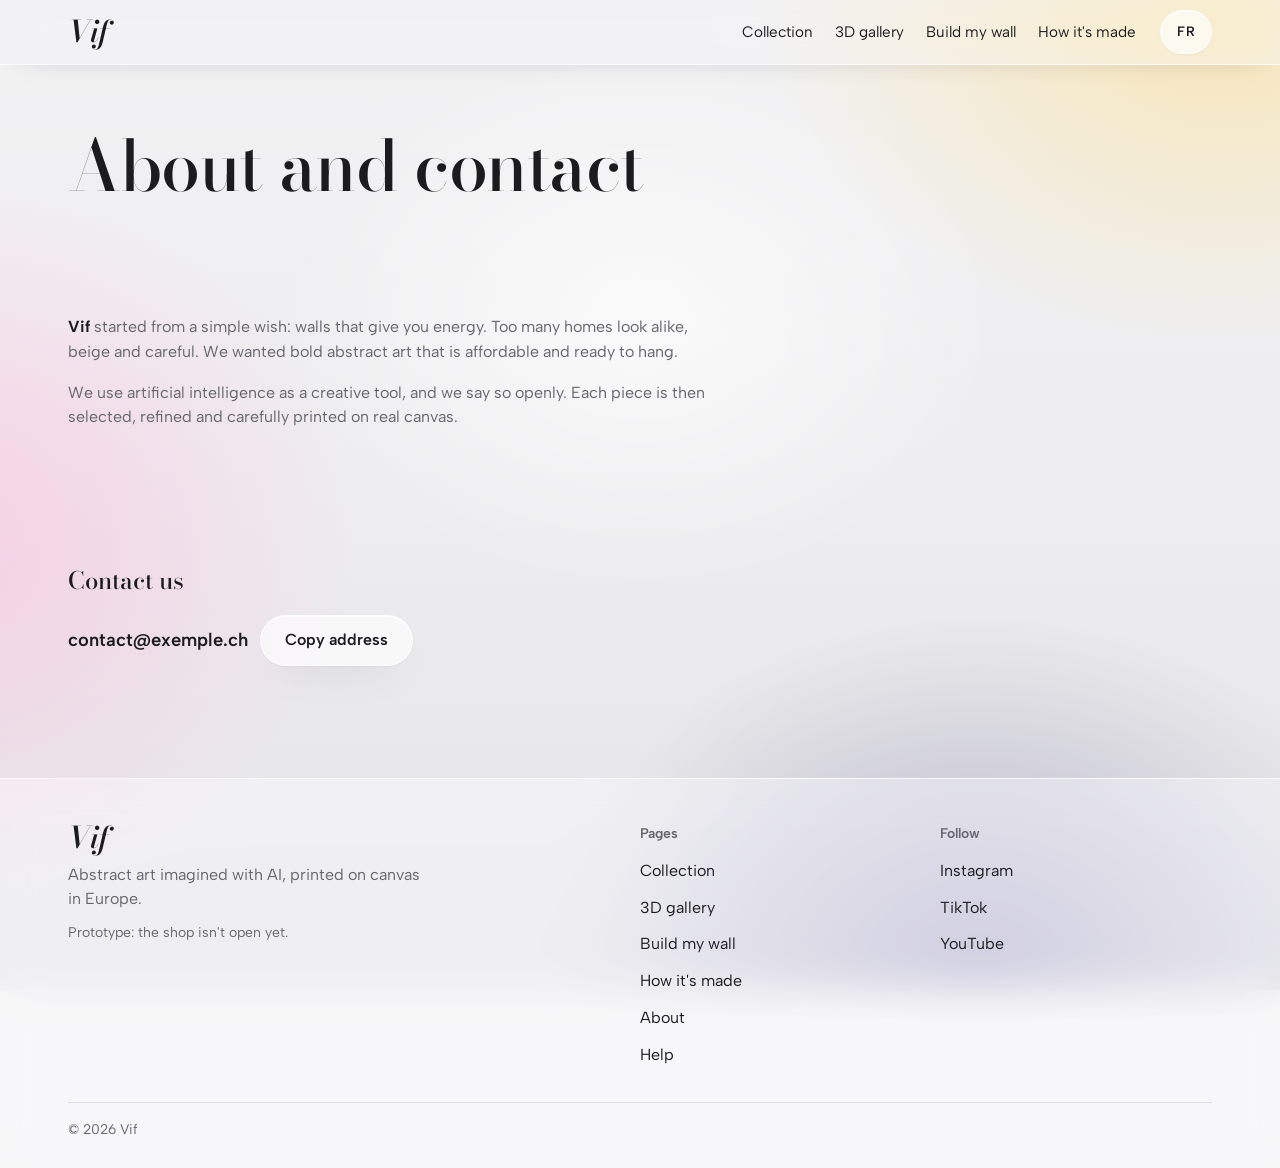
<file: apropos.html>
<!doctype html>
<html lang="fr">
<head>
  <meta charset="utf-8">
  <meta name="viewport" content="width=device-width, initial-scale=1, viewport-fit=cover">
  <title>À propos | Vif</title>
  <meta name="description" content="Toiles abstraites colorées imaginées avec l'IA, imprimées en qualité galerie et livrées en Europe.">
  <meta name="theme-color" content="#F4F4F2">
  <link rel="icon" href="data:image/svg+xml,%3Csvg xmlns='http://www.w3.org/2000/svg' viewBox='0 0 32 32'%3E%3Crect width='32' height='32' fill='%23EDEDEB'/%3E%3Ccircle cx='20' cy='12' r='7' fill='%23FF5A36'/%3E%3Cpath d='M4 30a10 10 0 0 1 20 0z' fill='%23FFC93C'/%3E%3C/svg%3E">
  <link rel="preconnect" href="https://fonts.googleapis.com">
  <link rel="preconnect" href="https://fonts.gstatic.com" crossorigin>
  <link rel="stylesheet" href="https://fonts.googleapis.com/css2?family=Albert+Sans:wght@400;500;600&family=Bodoni+Moda:ital,opsz,wght@0,6..96,500;0,6..96,600;1,6..96,500;1,6..96,600&display=swap">
  <link rel="stylesheet" href="css/style.css">
  <!-- Three.js (3D) chargé depuis un CDN -->
  <script type="importmap">{"imports": {"three": "https://cdn.jsdelivr.net/npm/three@0.169.0/build/three.module.js", "three/addons/": "https://cdn.jsdelivr.net/npm/three@0.169.0/examples/jsm/"}}</script>
</head>
<body data-page="about" data-title="title.about">
  <header id="site-header"></header>
  <main>
    <section class="wrap page-head">
      <h1 data-i18n="title.about">À propos et contact</h1>
    </section>

    <section class="wrap prose" data-lang="fr">
      <p><strong data-brand>Vif</strong> est née d'une envie simple : des murs qui donnent de l'énergie. Trop d'intérieurs se ressemblent, beiges et sages. Nous voulions de l'art abstrait audacieux, accessible et prêt à accrocher.</p>
      <p>Nous utilisons l'intelligence artificielle comme un outil de création, et nous le disons ouvertement. Chaque œuvre est ensuite choisie, retravaillée et imprimée avec soin sur une vraie toile.</p>
    </section>

    <section class="wrap prose" data-lang="en" hidden>
      <p><strong data-brand>Vif</strong> started from a simple wish: walls that give you energy. Too many homes look alike, beige and careful. We wanted bold abstract art that is affordable and ready to hang.</p>
      <p>We use artificial intelligence as a creative tool, and we say so openly. Each piece is then selected, refined and carefully printed on real canvas.</p>
    </section>

    <section class="wrap prose">
      <h2><span data-lang="fr">Nous écrire</span><span data-lang="en" hidden>Contact us</span></h2>
      <div class="contact">
        <code data-email>contact@exemple.ch</code>
        <button class="btn ghost" type="button" id="copy-email"><span data-lang="fr">Copier l'adresse</span><span data-lang="en" hidden>Copy address</span></button>
      </div>
    </section>
  </main>
  <footer id="site-footer"></footer>
  <script type="module" src="js/pages/static.js"></script>
</body>
</html>
</file>
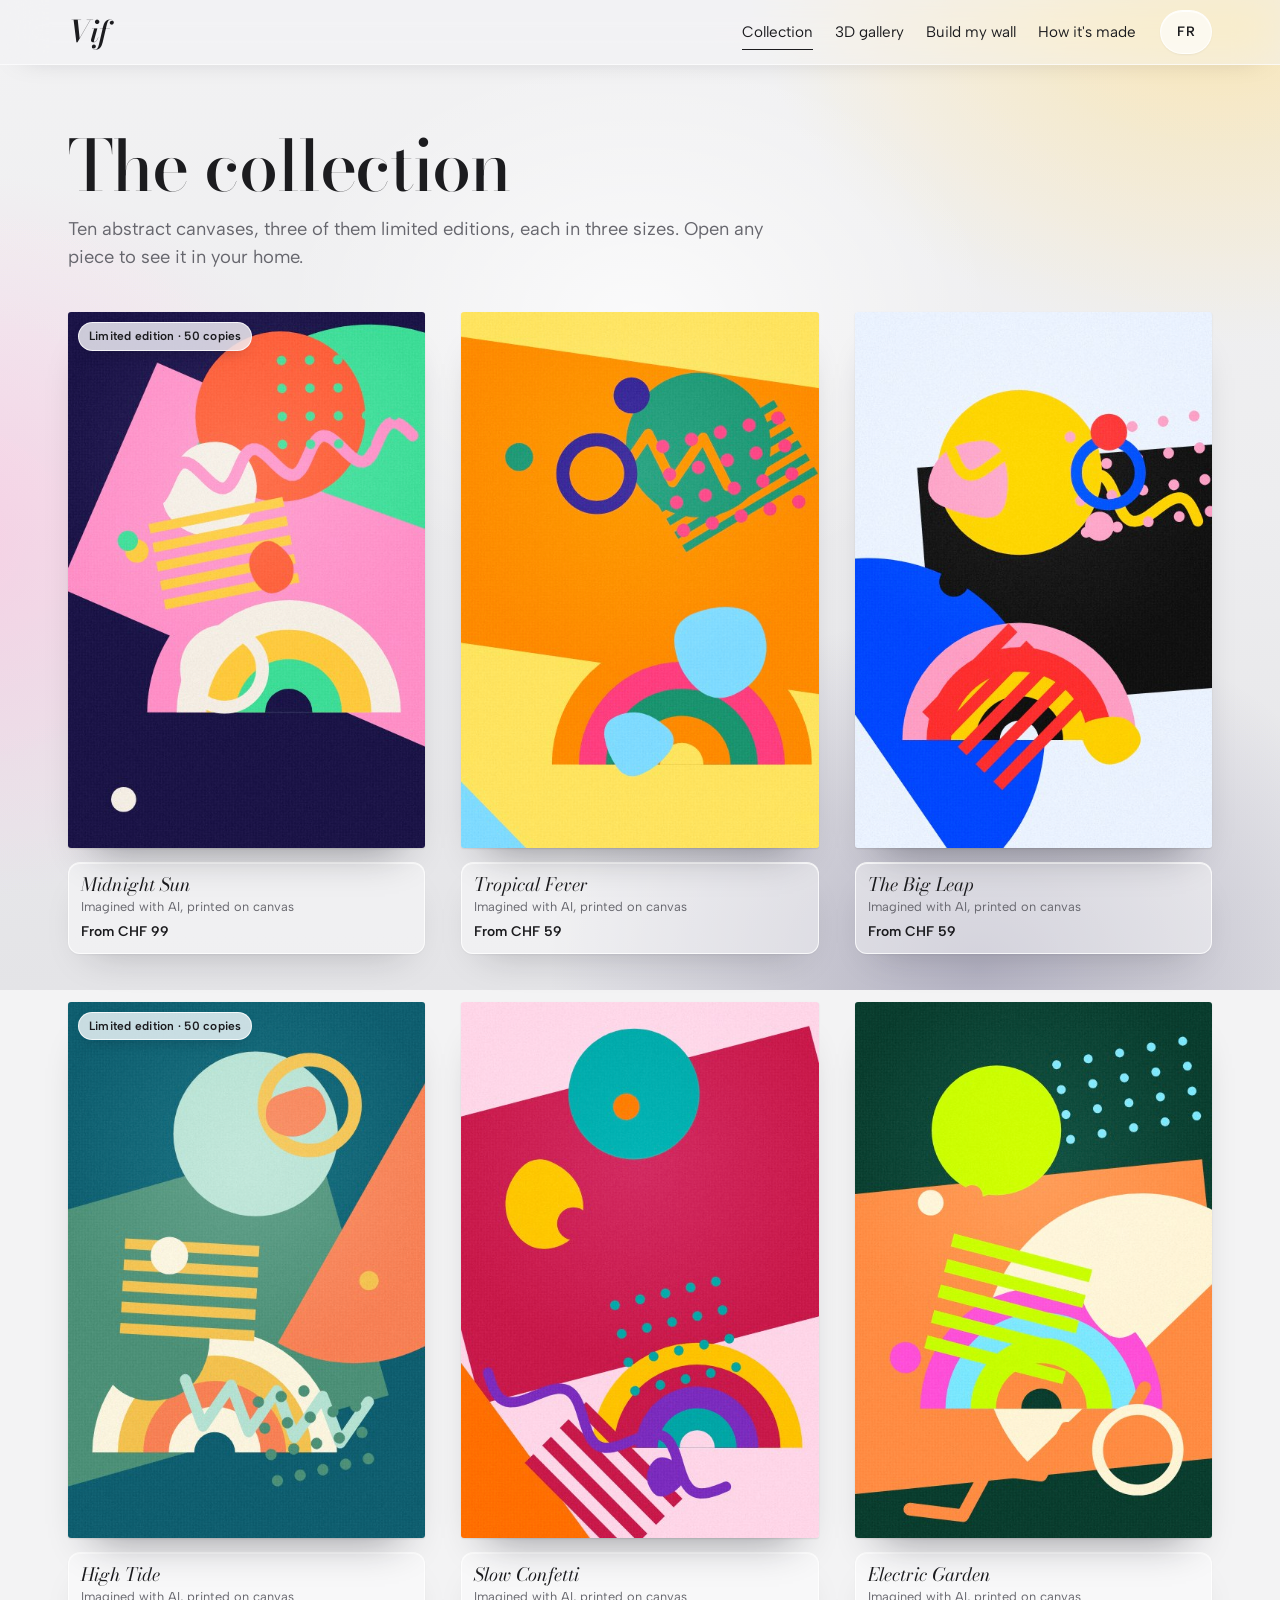
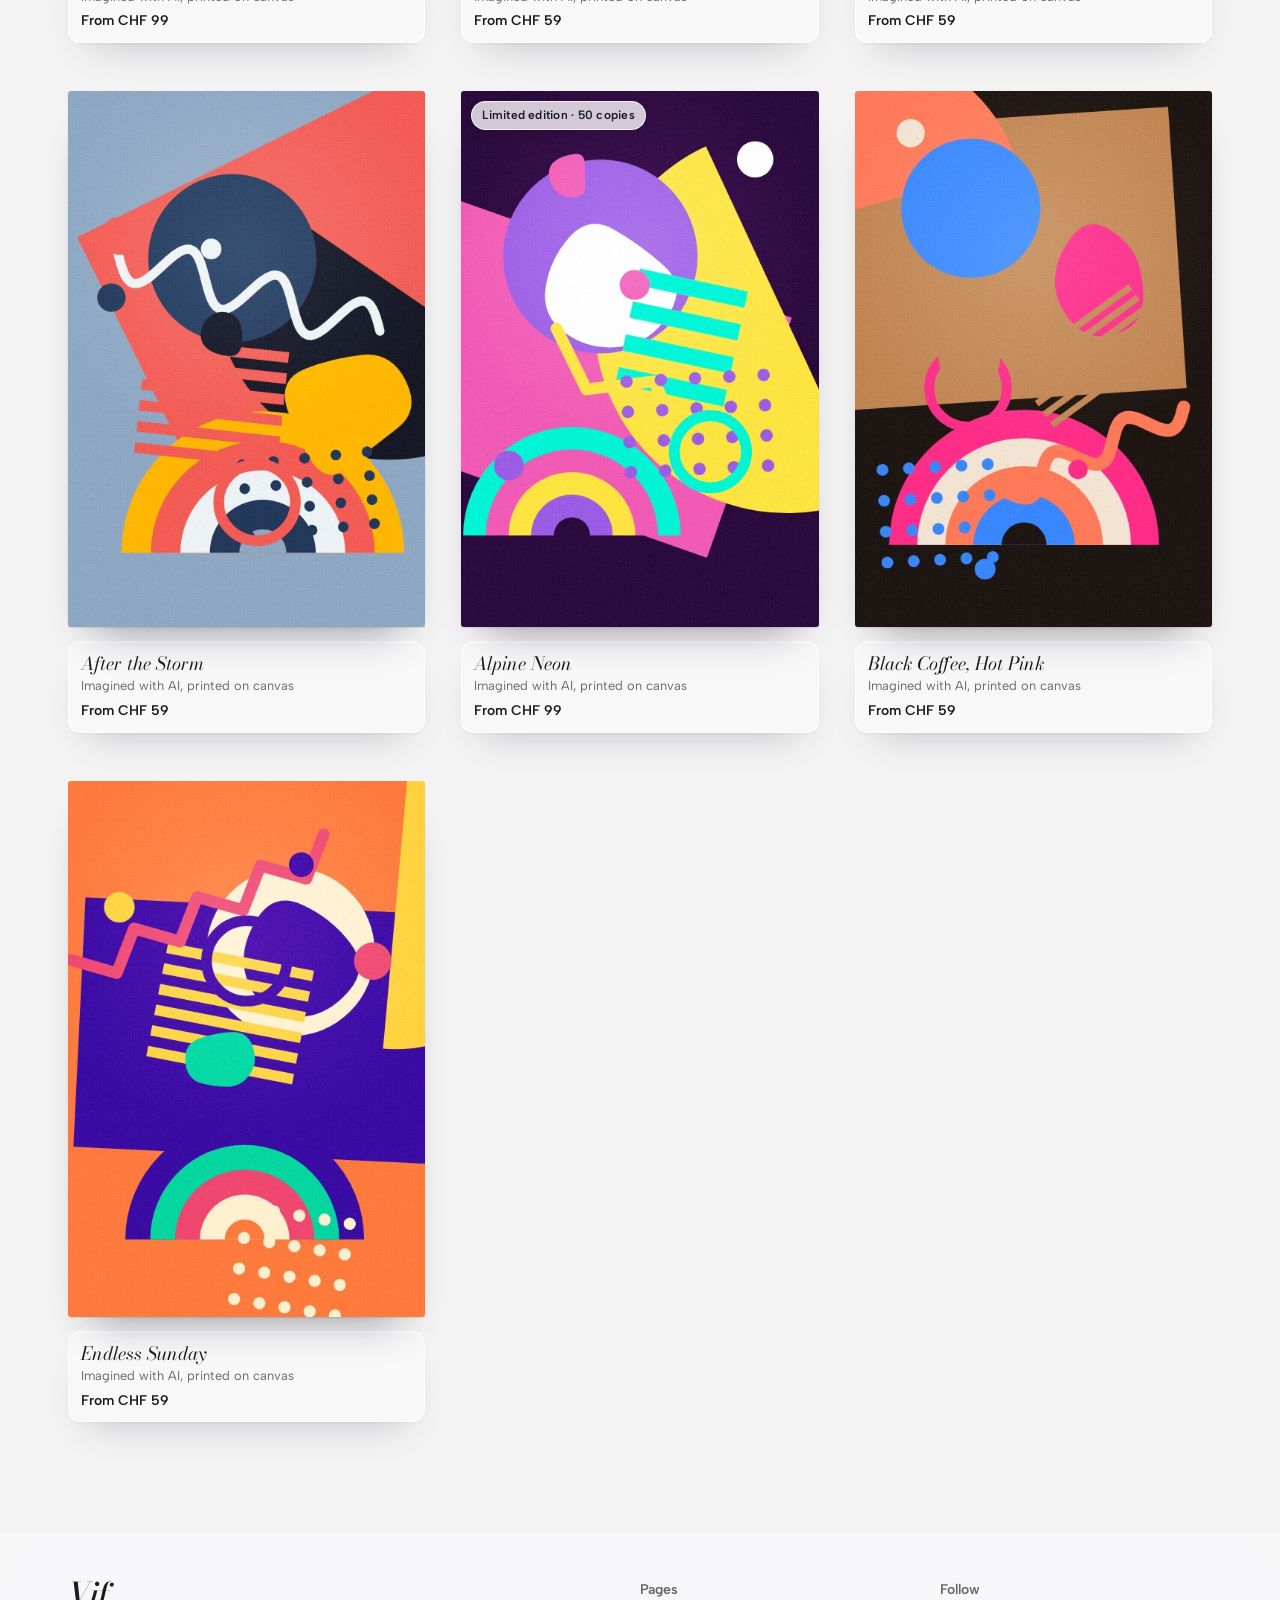
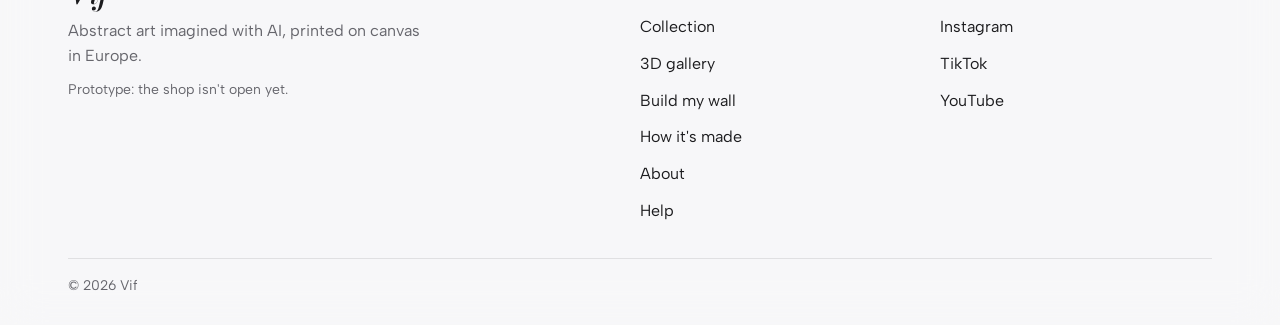
<file: collection.html>
<!doctype html>
<html lang="fr">
<head>
  <meta charset="utf-8">
  <meta name="viewport" content="width=device-width, initial-scale=1, viewport-fit=cover">
  <title>Collection | Vif</title>
  <meta name="description" content="Toiles abstraites colorées imaginées avec l'IA, imprimées en qualité galerie et livrées en Europe.">
  <meta name="theme-color" content="#F4F4F2">
  <link rel="icon" href="data:image/svg+xml,%3Csvg xmlns='http://www.w3.org/2000/svg' viewBox='0 0 32 32'%3E%3Crect width='32' height='32' fill='%23EDEDEB'/%3E%3Ccircle cx='20' cy='12' r='7' fill='%23FF5A36'/%3E%3Cpath d='M4 30a10 10 0 0 1 20 0z' fill='%23FFC93C'/%3E%3C/svg%3E">
  <link rel="preconnect" href="https://fonts.googleapis.com">
  <link rel="preconnect" href="https://fonts.gstatic.com" crossorigin>
  <link rel="stylesheet" href="https://fonts.googleapis.com/css2?family=Albert+Sans:wght@400;500;600&family=Bodoni+Moda:ital,opsz,wght@0,6..96,500;0,6..96,600;1,6..96,500;1,6..96,600&display=swap">
  <link rel="stylesheet" href="css/style.css">
  <!-- Three.js (3D) chargé depuis un CDN -->
  <script type="importmap">{"imports": {"three": "https://cdn.jsdelivr.net/npm/three@0.169.0/build/three.module.js", "three/addons/": "https://cdn.jsdelivr.net/npm/three@0.169.0/examples/jsm/"}}</script>
</head>
<body data-page="collection" data-title="title.collection">
  <header id="site-header"></header>
  <main>
    <section class="wrap">
      <div class="page-head section-head">
        <h1 data-i18n="collection.title">La collection</h1>
        <p data-i18n="collection.sub">Dix toiles abstraites, toutes disponibles en trois formats.</p>
      </div>
      <div class="gallery" id="collection"></div>
    </section>
  </main>
  <footer id="site-footer"></footer>
  <script type="module" src="js/pages/collection.js"></script>
</body>
</html>
</file>
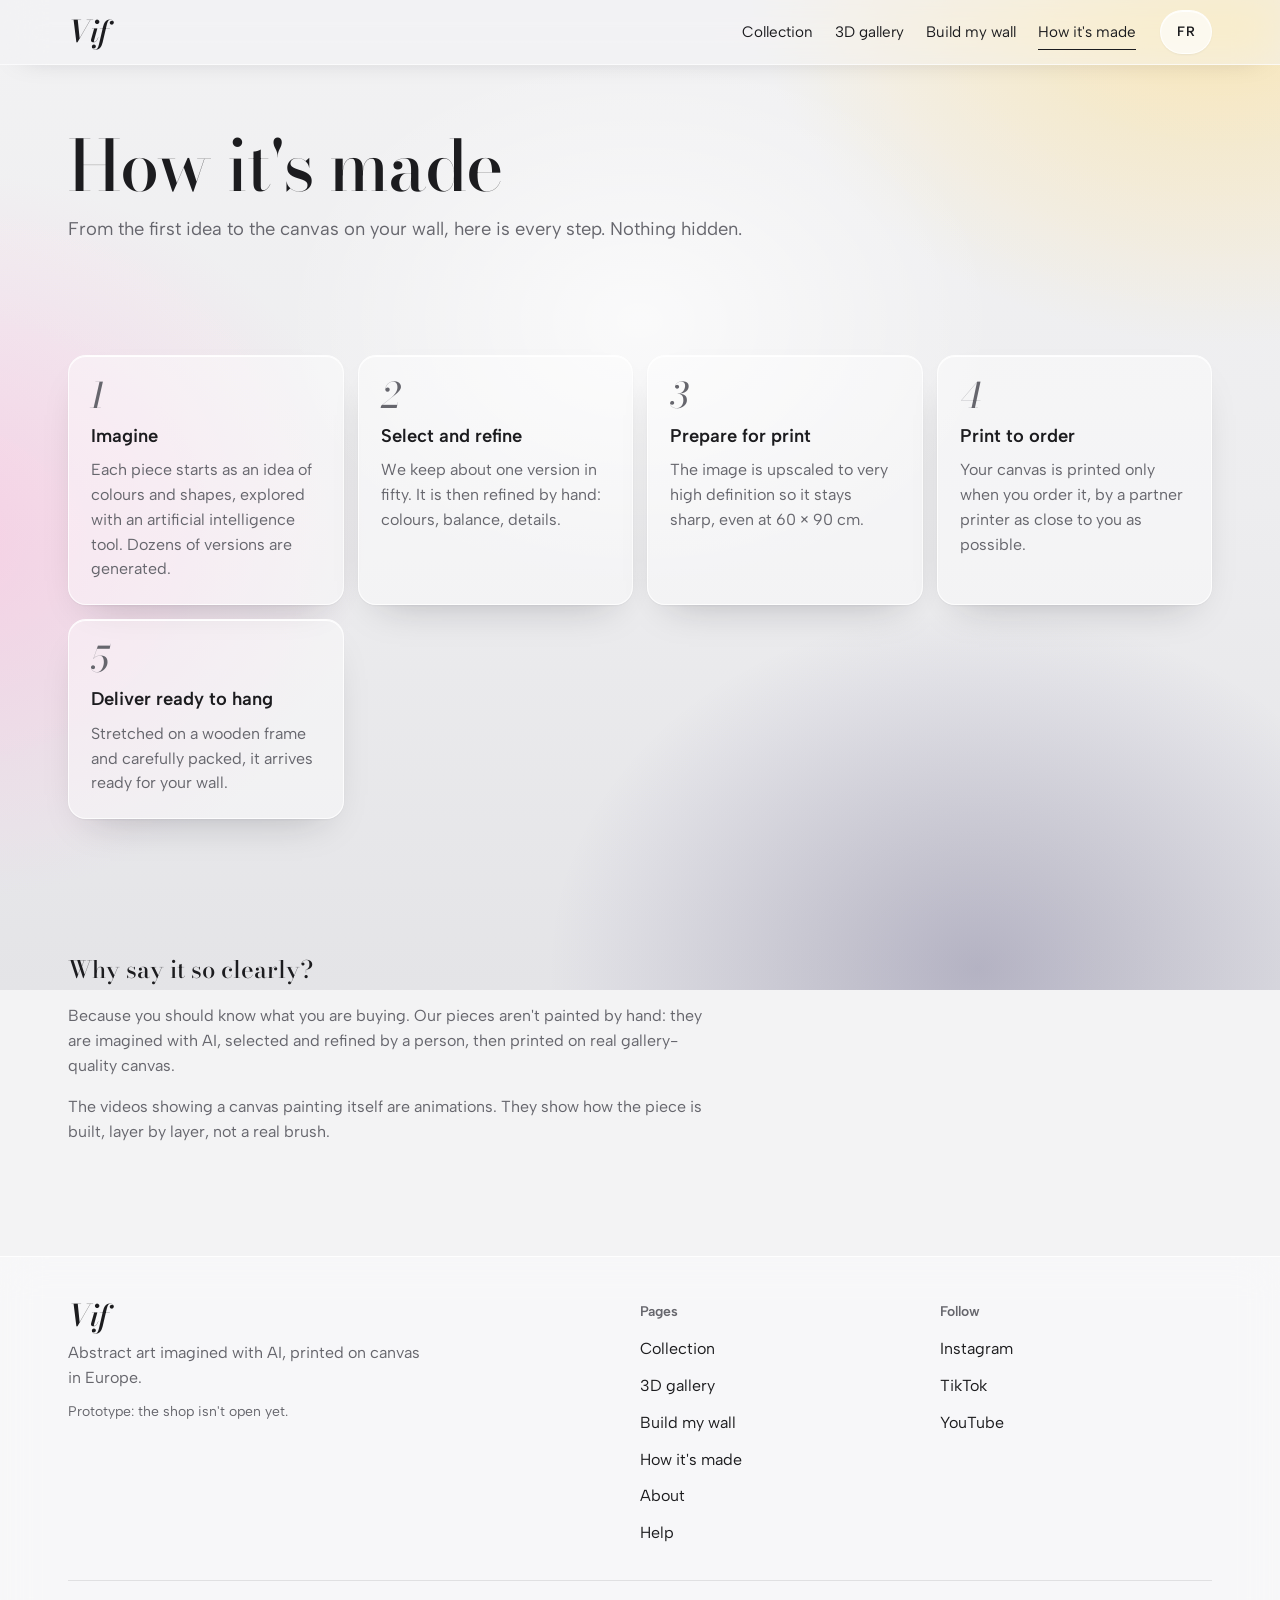
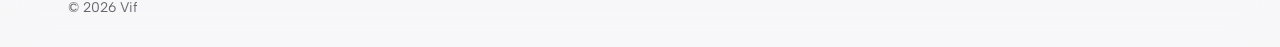
<file: comment.html>
<!doctype html>
<html lang="fr">
<head>
  <meta charset="utf-8">
  <meta name="viewport" content="width=device-width, initial-scale=1, viewport-fit=cover">
  <title>Comment c'est fait | Vif</title>
  <meta name="description" content="Toiles abstraites colorées imaginées avec l'IA, imprimées en qualité galerie et livrées en Europe.">
  <meta name="theme-color" content="#F4F4F2">
  <link rel="icon" href="data:image/svg+xml,%3Csvg xmlns='http://www.w3.org/2000/svg' viewBox='0 0 32 32'%3E%3Crect width='32' height='32' fill='%23EDEDEB'/%3E%3Ccircle cx='20' cy='12' r='7' fill='%23FF5A36'/%3E%3Cpath d='M4 30a10 10 0 0 1 20 0z' fill='%23FFC93C'/%3E%3C/svg%3E">
  <link rel="preconnect" href="https://fonts.googleapis.com">
  <link rel="preconnect" href="https://fonts.gstatic.com" crossorigin>
  <link rel="stylesheet" href="https://fonts.googleapis.com/css2?family=Albert+Sans:wght@400;500;600&family=Bodoni+Moda:ital,opsz,wght@0,6..96,500;0,6..96,600;1,6..96,500;1,6..96,600&display=swap">
  <link rel="stylesheet" href="css/style.css">
  <!-- Three.js (3D) chargé depuis un CDN -->
  <script type="importmap">{"imports": {"three": "https://cdn.jsdelivr.net/npm/three@0.169.0/build/three.module.js", "three/addons/": "https://cdn.jsdelivr.net/npm/three@0.169.0/examples/jsm/"}}</script>
</head>
<body data-page="how" data-title="title.how">
  <header id="site-header"></header>
  <main>
    <section class="wrap page-head">
      <h1 data-i18n="title.how">Comment c'est fait</h1>
      <p data-lang="fr">De l'idée à la toile accrochée chez vous, voici chaque étape. Sans rien cacher.</p>
      <p data-lang="en" hidden>From the first idea to the canvas on your wall, here is every step. Nothing hidden.</p>
    </section>

    <section class="wrap">
      <ol class="steps" data-lang="fr">
        <li><h3>Imaginer</h3><p>Chaque œuvre naît d'une idée de couleurs et de formes, explorée avec un outil d'intelligence artificielle. Des dizaines de versions sont générées.</p></li>
        <li><h3>Choisir et retravailler</h3><p>Nous gardons une version sur cinquante. Elle est retouchée à la main : couleurs, équilibre, détails.</p></li>
        <li><h3>Préparer l'impression</h3><p>L'image est agrandie en très haute définition pour rester nette, même en 60 × 90 cm.</p></li>
        <li><h3>Imprimer à la commande</h3><p>Votre toile est imprimée seulement quand vous la commandez, chez un imprimeur partenaire au plus près de chez vous.</p></li>
        <li><h3>Livrer prête à accrocher</h3><p>Tendue sur châssis en bois, emballée avec soin, elle arrive prête à poser au mur.</p></li>
      </ol>
      <ol class="steps" data-lang="en" hidden>
        <li><h3>Imagine</h3><p>Each piece starts as an idea of colours and shapes, explored with an artificial intelligence tool. Dozens of versions are generated.</p></li>
        <li><h3>Select and refine</h3><p>We keep about one version in fifty. It is then refined by hand: colours, balance, details.</p></li>
        <li><h3>Prepare for print</h3><p>The image is upscaled to very high definition so it stays sharp, even at 60 × 90 cm.</p></li>
        <li><h3>Print to order</h3><p>Your canvas is printed only when you order it, by a partner printer as close to you as possible.</p></li>
        <li><h3>Deliver ready to hang</h3><p>Stretched on a wooden frame and carefully packed, it arrives ready for your wall.</p></li>
      </ol>
    </section>

    <section class="wrap prose" data-lang="fr">
      <h2>Pourquoi le dire aussi clairement ?</h2>
      <p>Parce que vous devez savoir ce que vous achetez. Nos œuvres ne sont pas peintes à la main : elles sont imaginées avec l'IA, choisies et retravaillées par une personne, puis imprimées sur une vraie toile de qualité galerie.</p>
      <p>Les vidéos où vous voyez une toile se peindre sont des animations : elles montrent la construction de l'œuvre, couche après couche, pas un pinceau réel.</p>
    </section>
    <section class="wrap prose" data-lang="en" hidden>
      <h2>Why say it so clearly?</h2>
      <p>Because you should know what you are buying. Our pieces aren't painted by hand: they are imagined with AI, selected and refined by a person, then printed on real gallery-quality canvas.</p>
      <p>The videos showing a canvas painting itself are animations. They show how the piece is built, layer by layer, not a real brush.</p>
    </section>
  </main>
  <footer id="site-footer"></footer>
  <script type="module" src="js/pages/static.js"></script>
</body>
</html>
</file>
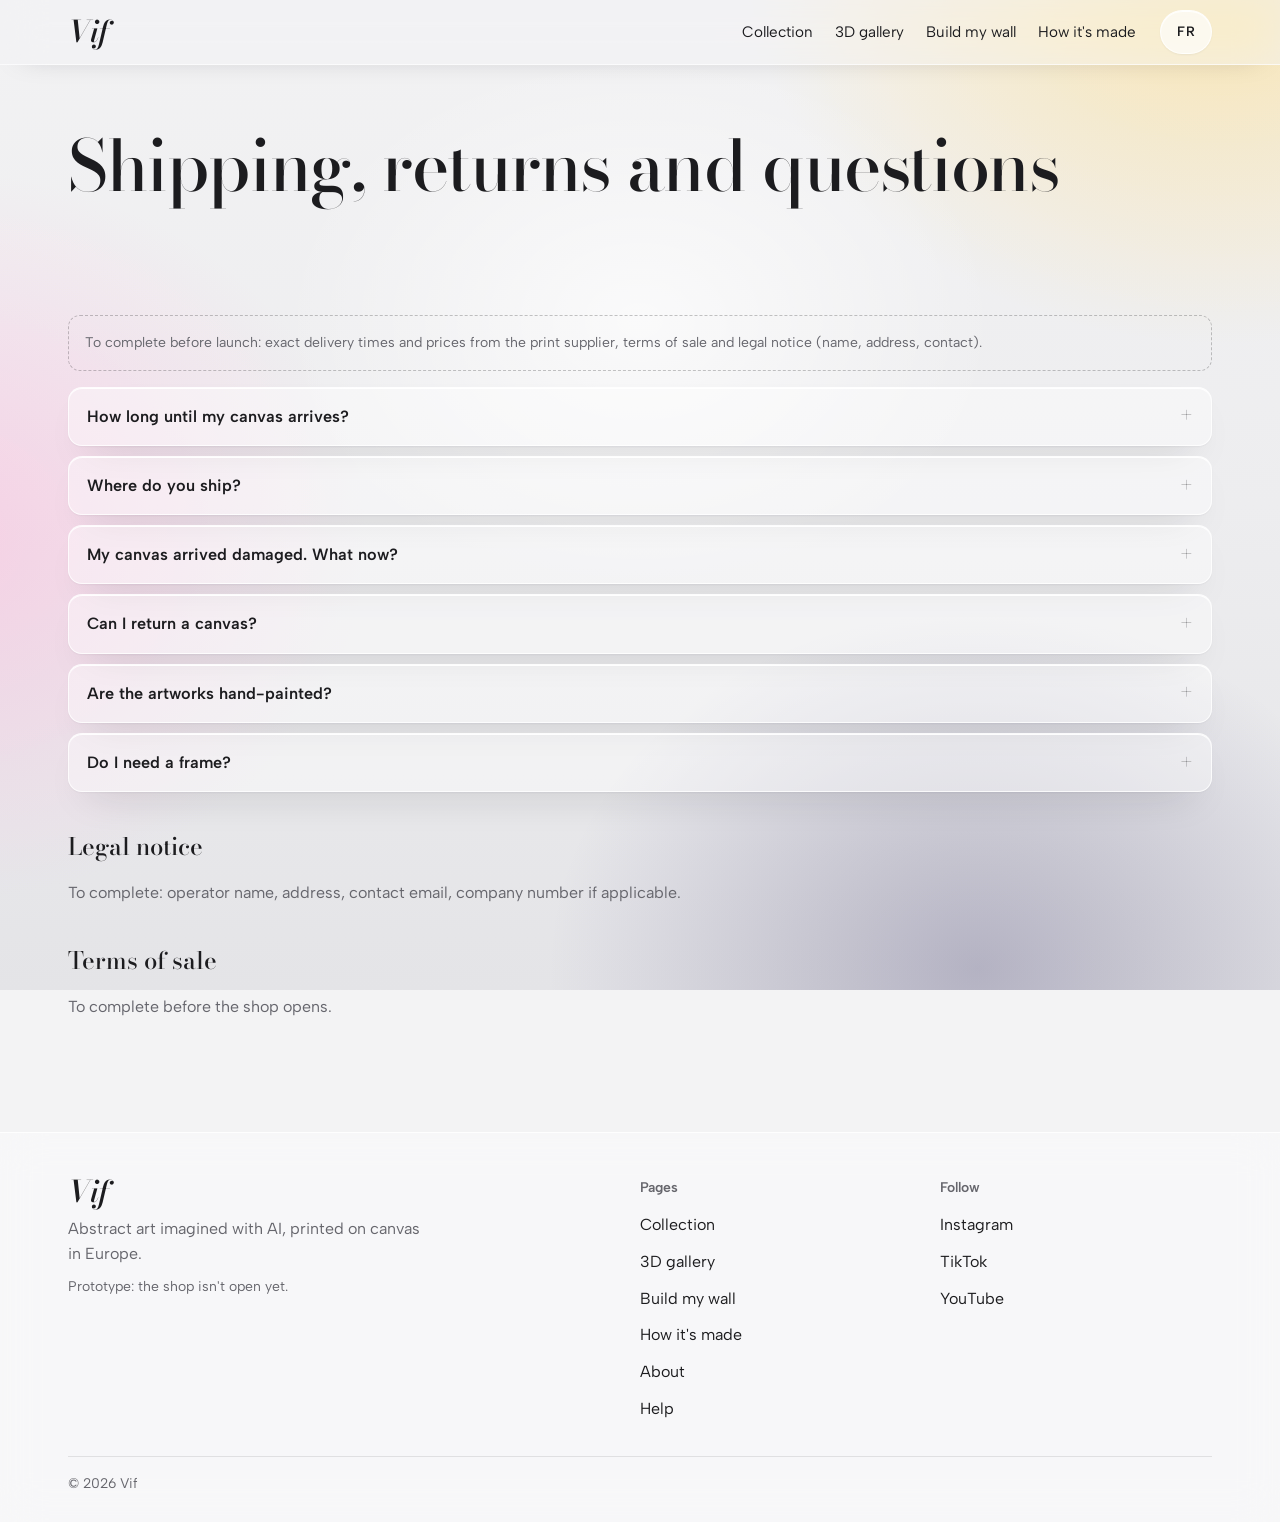
<file: faq.html>
<!doctype html>
<html lang="fr">
<head>
  <meta charset="utf-8">
  <meta name="viewport" content="width=device-width, initial-scale=1, viewport-fit=cover">
  <title>Aide | Vif</title>
  <meta name="description" content="Toiles abstraites colorées imaginées avec l'IA, imprimées en qualité galerie et livrées en Europe.">
  <meta name="theme-color" content="#F4F4F2">
  <link rel="icon" href="data:image/svg+xml,%3Csvg xmlns='http://www.w3.org/2000/svg' viewBox='0 0 32 32'%3E%3Crect width='32' height='32' fill='%23EDEDEB'/%3E%3Ccircle cx='20' cy='12' r='7' fill='%23FF5A36'/%3E%3Cpath d='M4 30a10 10 0 0 1 20 0z' fill='%23FFC93C'/%3E%3C/svg%3E">
  <link rel="preconnect" href="https://fonts.googleapis.com">
  <link rel="preconnect" href="https://fonts.gstatic.com" crossorigin>
  <link rel="stylesheet" href="https://fonts.googleapis.com/css2?family=Albert+Sans:wght@400;500;600&family=Bodoni+Moda:ital,opsz,wght@0,6..96,500;0,6..96,600;1,6..96,500;1,6..96,600&display=swap">
  <link rel="stylesheet" href="css/style.css">
  <!-- Three.js (3D) chargé depuis un CDN -->
  <script type="importmap">{"imports": {"three": "https://cdn.jsdelivr.net/npm/three@0.169.0/build/three.module.js", "three/addons/": "https://cdn.jsdelivr.net/npm/three@0.169.0/examples/jsm/"}}</script>
</head>
<body data-page="faq" data-title="title.faq">
  <header id="site-header"></header>
  <main>
    <section class="wrap page-head">
      <h1 data-i18n="title.faq">Livraison, retours et questions</h1>
    </section>

    <section class="wrap prose" data-lang="fr">
      <div class="todo">À compléter avant l'ouverture : délais et tarifs exacts selon le fournisseur d'impression, conditions générales de vente et mentions légales (nom, adresse, contact).</div>
      <div class="faq">
        <details><summary>En combien de temps vais-je recevoir ma toile ?</summary><p>Chaque toile est imprimée à la commande. Comptez en général quelques jours ouvrés de fabrication, puis la livraison. Le délai exact s'affichera au moment de commander.</p></details>
        <details><summary>Où livrez-vous ?</summary><p>En Suisse et dans toute l'Europe. Pour la Suisse, les toiles sont imprimées sur place : pas de frais de douane à la livraison.</p></details>
        <details><summary>Ma toile est arrivée abîmée, que faire ?</summary><p>Envoyez-nous une photo dans les 14 jours. Nous la faisons réimprimer et renvoyer gratuitement.</p></details>
        <details><summary>Puis-je retourner une toile ?</summary><p>Les toiles sont imprimées spécialement pour vous. Les règles de retour exactes, y compris le droit de rétractation dans l'Union européenne, seront précisées ici avant l'ouverture.</p></details>
        <details><summary>Les œuvres sont-elles peintes à la main ?</summary><p>Non. Elles sont imaginées avec l'IA, sélectionnées et retravaillées par nos soins, puis imprimées sur toile. Tout est expliqué sur la page « Comment c'est fait ».</p></details>
        <details><summary>Faut-il un cadre ?</summary><p>Non. La toile est tendue sur un châssis en bois de 2 cm avec des bords imprimés : elle s'accroche directement au mur.</p></details>
      </div>
      <h2>Mentions légales</h2>
      <p>À compléter : nom de l'exploitant, adresse, email de contact, numéro d'entreprise le cas échéant.</p>
      <h2>Conditions générales de vente</h2>
      <p>À compléter avant l'ouverture de la boutique.</p>
    </section>

    <section class="wrap prose" data-lang="en" hidden>
      <div class="todo">To complete before launch: exact delivery times and prices from the print supplier, terms of sale and legal notice (name, address, contact).</div>
      <div class="faq">
        <details><summary>How long until my canvas arrives?</summary><p>Every canvas is printed to order. Allow a few working days for production, then delivery. The exact time will be shown at checkout.</p></details>
        <details><summary>Where do you ship?</summary><p>Switzerland and all of Europe. Swiss orders are printed in Switzerland, so there are no customs fees on delivery.</p></details>
        <details><summary>My canvas arrived damaged. What now?</summary><p>Send us a photo within 14 days. We'll have it reprinted and sent again for free.</p></details>
        <details><summary>Can I return a canvas?</summary><p>Canvases are printed especially for you. The exact return rules, including the EU right of withdrawal, will be set out here before launch.</p></details>
        <details><summary>Are the artworks hand-painted?</summary><p>No. They are imagined with AI, selected and refined by us, then printed on canvas. The "How it's made" page explains everything.</p></details>
        <details><summary>Do I need a frame?</summary><p>No. The canvas is stretched on a 2 cm wooden frame with printed edges, so it hangs straight on the wall.</p></details>
      </div>
      <h2>Legal notice</h2>
      <p>To complete: operator name, address, contact email, company number if applicable.</p>
      <h2>Terms of sale</h2>
      <p>To complete before the shop opens.</p>
    </section>
  </main>
  <footer id="site-footer"></footer>
  <script type="module" src="js/pages/static.js"></script>
</body>
</html>
</file>
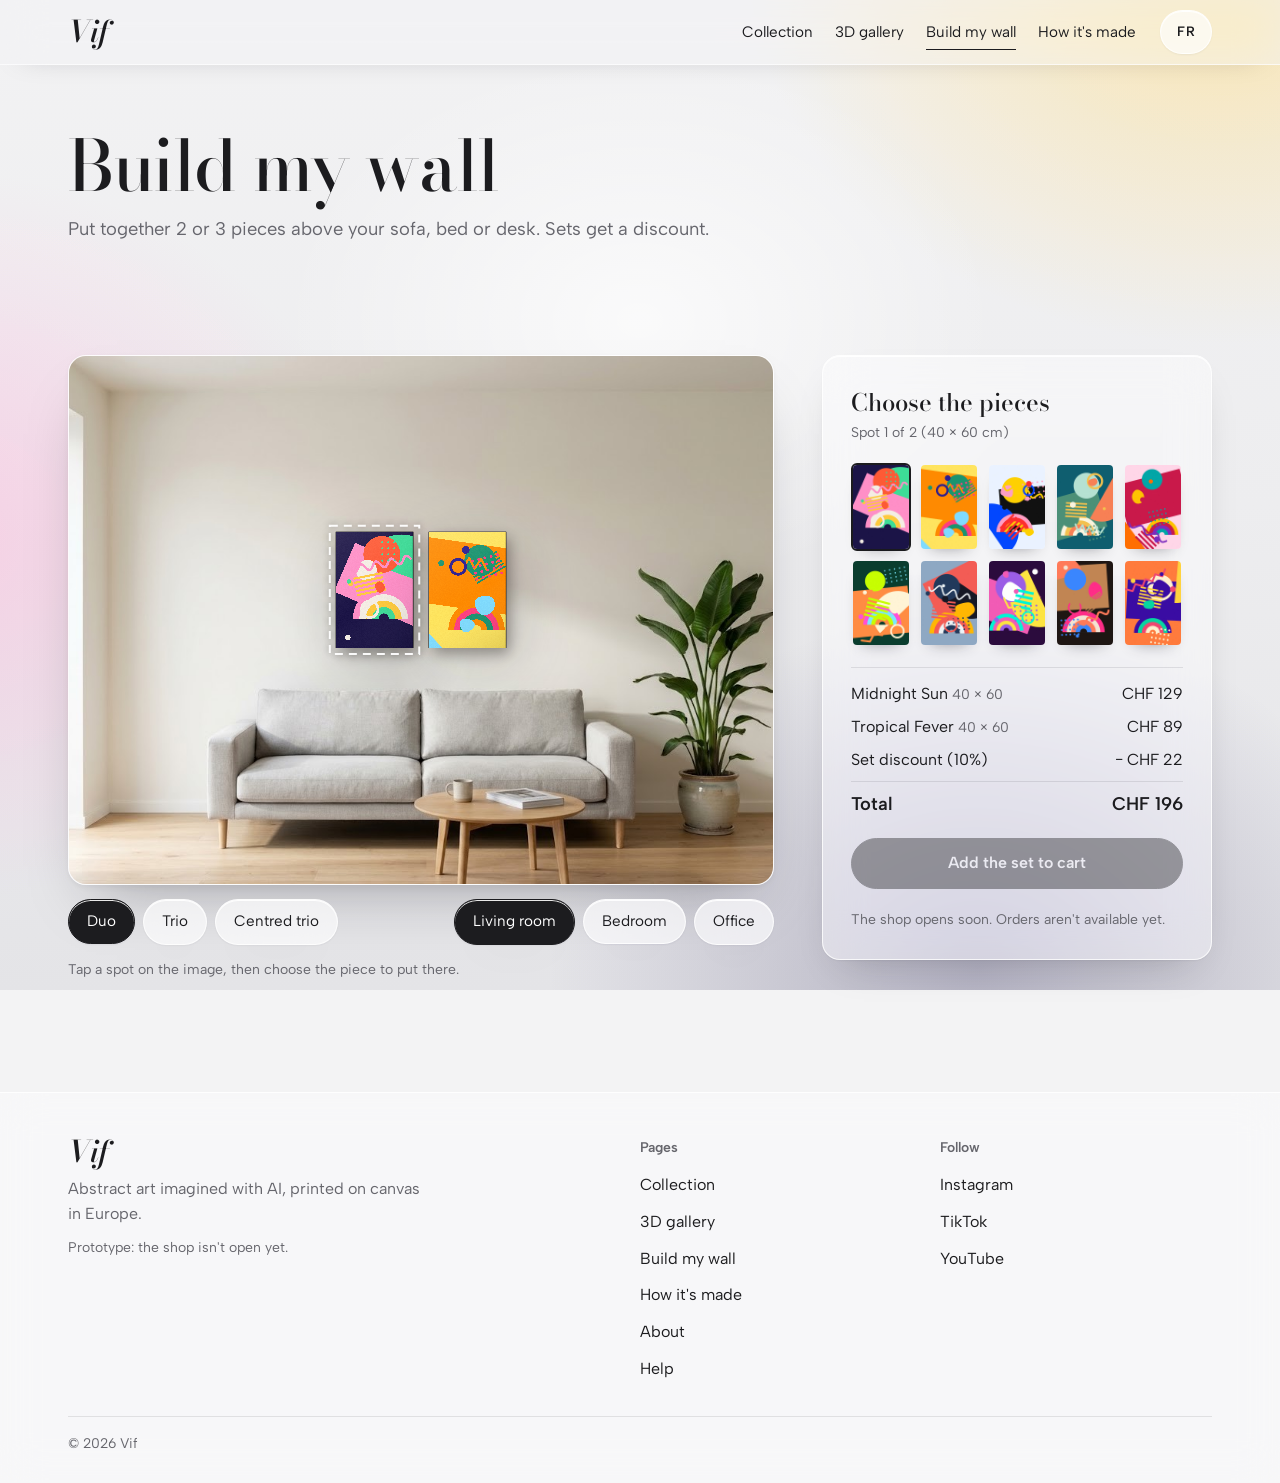
<file: mur.html>
<!doctype html>
<html lang="fr">
<head>
  <meta charset="utf-8">
  <meta name="viewport" content="width=device-width, initial-scale=1, viewport-fit=cover">
  <title>Composer mon mur | Vif</title>
  <meta name="description" content="Toiles abstraites colorées imaginées avec l'IA, imprimées en qualité galerie et livrées en Europe.">
  <meta name="theme-color" content="#F4F4F2">
  <link rel="icon" href="data:image/svg+xml,%3Csvg xmlns='http://www.w3.org/2000/svg' viewBox='0 0 32 32'%3E%3Crect width='32' height='32' fill='%23EDEDEB'/%3E%3Ccircle cx='20' cy='12' r='7' fill='%23FF5A36'/%3E%3Cpath d='M4 30a10 10 0 0 1 20 0z' fill='%23FFC93C'/%3E%3C/svg%3E">
  <link rel="preconnect" href="https://fonts.googleapis.com">
  <link rel="preconnect" href="https://fonts.gstatic.com" crossorigin>
  <link rel="stylesheet" href="https://fonts.googleapis.com/css2?family=Albert+Sans:wght@400;500;600&family=Bodoni+Moda:ital,opsz,wght@0,6..96,500;0,6..96,600;1,6..96,500;1,6..96,600&display=swap">
  <link rel="stylesheet" href="css/style.css">
  <!-- Three.js (3D) chargé depuis un CDN -->
  <script type="importmap">{"imports": {"three": "https://cdn.jsdelivr.net/npm/three@0.169.0/build/three.module.js", "three/addons/": "https://cdn.jsdelivr.net/npm/three@0.169.0/examples/jsm/"}}</script>
</head>
<body data-page="compose" data-title="title.compose">
  <header id="site-header"></header>
  <main>
    <section class="wrap page-head">
      <h1 data-i18n="title.compose">Composer mon mur</h1>
      <p data-i18n="compose.sub">Assemblez 2 ou 3 œuvres au-dessus de votre canapé, de votre lit ou de votre bureau.</p>
    </section>

    <section class="wrap compose-layout">
      <div class="wall-col">
        <div class="wall-stage" id="compose-stage" role="img" data-i18n-aria="compose.stage" aria-label="Aperçu de l'ensemble accroché"></div>
        <div class="wall-controls">
          <div class="segs" id="layouts" role="group" data-i18n-aria="compose.layout" aria-label="Disposition"></div>
          <div class="segs" id="c-rooms" role="group" data-i18n-aria="work.room" aria-label="Pièce"></div>
        </div>
        <p class="hint" data-i18n="compose.hint">Touchez un emplacement sur l'image, puis choisissez l'œuvre à y mettre.</p>
      </div>

      <div class="buy glass">
        <div>
          <h2 class="compose-h" data-i18n="compose.pick">Choisir les œuvres</h2>
          <p class="note" id="slot-label"></p>
        </div>
        <div class="picker" id="picker" role="listbox" data-i18n-aria="compose.pick" aria-label="Choisir les œuvres"></div>
        <dl class="summary" id="summary"></dl>
        <button class="btn" id="add-set" type="button" data-i18n="compose.add" disabled>Ajouter l'ensemble au panier</button>
        <p class="note" data-i18n="work.soon">La boutique ouvre bientôt.</p>
      </div>
    </section>
  </main>
  <footer id="site-footer"></footer>
  <script type="module" src="js/pages/mur.js"></script>
</body>
</html>
</file>
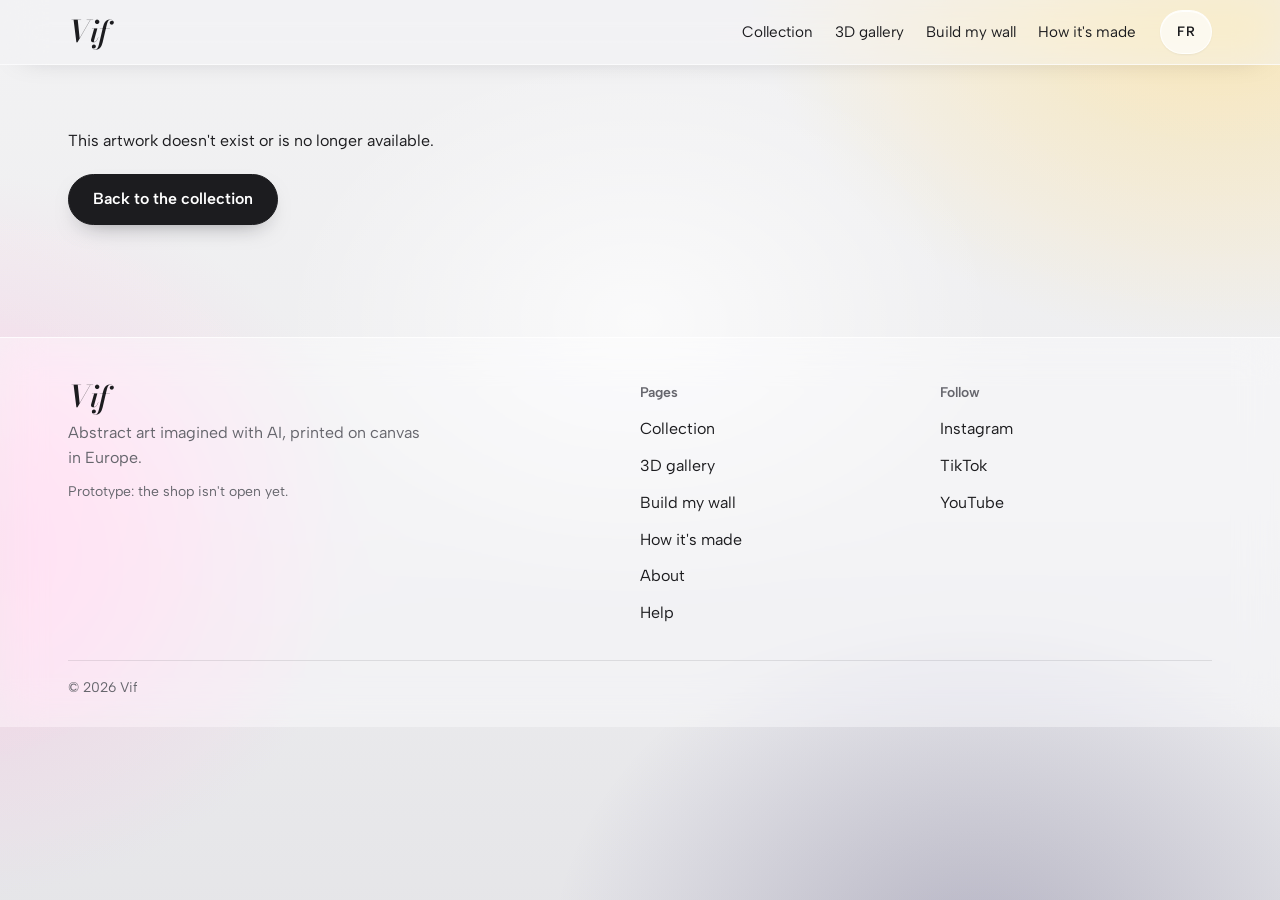
<file: oeuvre.html>
<!doctype html>
<html lang="fr">
<head>
  <meta charset="utf-8">
  <meta name="viewport" content="width=device-width, initial-scale=1, viewport-fit=cover">
  <title>Œuvre | Vif</title>
  <meta name="description" content="Toiles abstraites colorées imaginées avec l'IA, imprimées en qualité galerie et livrées en Europe.">
  <meta name="theme-color" content="#F4F4F2">
  <link rel="icon" href="data:image/svg+xml,%3Csvg xmlns='http://www.w3.org/2000/svg' viewBox='0 0 32 32'%3E%3Crect width='32' height='32' fill='%23EDEDEB'/%3E%3Ccircle cx='20' cy='12' r='7' fill='%23FF5A36'/%3E%3Cpath d='M4 30a10 10 0 0 1 20 0z' fill='%23FFC93C'/%3E%3C/svg%3E">
  <link rel="preconnect" href="https://fonts.googleapis.com">
  <link rel="preconnect" href="https://fonts.gstatic.com" crossorigin>
  <link rel="stylesheet" href="https://fonts.googleapis.com/css2?family=Albert+Sans:wght@400;500;600&family=Bodoni+Moda:ital,opsz,wght@0,6..96,500;0,6..96,600;1,6..96,500;1,6..96,600&display=swap">
  <link rel="stylesheet" href="css/style.css">
  <!-- Three.js (3D) chargé depuis un CDN -->
  <script type="importmap">{"imports": {"three": "https://cdn.jsdelivr.net/npm/three@0.169.0/build/three.module.js", "three/addons/": "https://cdn.jsdelivr.net/npm/three@0.169.0/examples/jsm/"}}</script>
</head>
<body data-page="work" data-title="title.work">
  <header id="site-header"></header>
  <main id="work-main">
    <section class="wrap work-layout">
      <div class="wall-col">
        <div class="wall-stage" id="wall-stage" role="img" data-i18n-aria="work.stage" aria-label="Aperçu de l'œuvre accrochée dans une pièce"></div>
        <div class="wall-controls">
          <div class="segs" id="views" role="group" data-i18n-aria="work.view" aria-label="Vue">
            <button type="button" class="seg" data-view="photo" aria-pressed="true" data-i18n="work.view.photo">Photo</button>
            <button type="button" class="seg" data-view="3d" aria-pressed="false">3D</button>
            <button type="button" class="seg" data-view="home" aria-pressed="false" data-i18n="work.view.home">Chez moi</button>
          </div>
          <div class="segs" id="rooms" role="group" data-i18n-aria="work.room" aria-label="Pièce"></div>
        </div>

        <!-- Outils de la vue "Chez moi" -->
        <div class="view-tools glass" id="tools-home" hidden>
          <label class="range" for="home-scale"><span data-i18n="home.tool.size">Taille sur la photo</span>
            <input type="range" id="home-scale" min="0" max="1" step="0.01" value="0.34">
          </label>
          <div class="tool-row">
            <button type="button" class="btn ghost" id="home-change" data-i18n="home.tool.change">Changer de photo</button>
            <button type="button" class="btn ghost" id="home-save" data-i18n="home.tool.save">Enregistrer l'image</button>
          </div>
          <p class="note" data-i18n="home.tool.privacy">Votre photo reste sur votre appareil : elle n'est envoyée nulle part.</p>
        </div>

        <!-- Outils de la vue 3D : couleur du mur -->
        <div class="view-tools glass" id="tools-3d" hidden>
          <span class="tool-label" data-i18n="work.wallcolor">Couleur du mur</span>
          <div class="swatches" id="swatches" role="group" data-i18n-aria="work.wallcolor" aria-label="Couleur du mur"></div>
        </div>

        <p class="hint" id="wall-hint"></p>
        <input type="file" id="home-file" accept="image/*" hidden>
      </div>

      <div class="buy glass">
        <div>
          <h1 id="work-title"></h1>
          <p class="meta"><span data-i18n="card.technique">Imaginé par IA, impression sur toile</span>, <span data-i18n="work.year">2026</span></p>
        </div>
        <p id="work-text"></p>
        <div class="limited-box" id="limited-box" hidden></div>
        <fieldset>
          <legend data-i18n="work.size">Taille de la toile</legend>
          <div id="sizes" class="sizes"></div>
        </fieldset>
        <p class="note" id="work-scale" aria-live="polite"></p>
        <div class="price-row">
          <span class="price-big" id="work-price"></span>
          <span class="note" data-i18n="work.prices">Prix provisoires, livraison en sus.</span>
        </div>
        <button class="btn" id="add-to-cart" type="button" data-i18n="work.add">Ajouter au panier</button>
        <p class="note" id="work-soon" data-i18n="work.soon">La boutique ouvre bientôt.</p>
        <div class="tool-row">
          <button class="btn ghost" id="open-ar" type="button" data-i18n="ar.open">Voir sur mon mur (réalité augmentée)</button>
          <a class="btn ghost" id="compose-link" href="mur.html" data-i18n="work.compose">Composer un mur avec cette œuvre</a>
        </div>
        <div class="facts">
          <p data-i18n="work.details"></p>
          <p data-i18n="work.ai"></p>
        </div>
      </div>
    </section>

    <section class="wrap">
      <div class="section-head"><h2 data-i18n="work.more">D'autres œuvres</h2></div>
      <div class="gallery" id="more"></div>
    </section>
  </main>
  <footer id="site-footer"></footer>
  <script type="module" src="js/pages/oeuvre.js"></script>
</body>
</html>
</file>
<file: css/style.css>
/* ──────────────────────────────────────────────────────────────
   Direction : une galerie de verre. Un fond gris perle très clair
   et lumineux, des surfaces en verre dépoli translucides, des
   ombres douces là où la lumière les mettrait. Seules les œuvres
   apportent la couleur. Pensé d'abord pour le téléphone.
   ────────────────────────────────────────────────────────────── */

/* Couleurs animables : le fond glisse en douceur d'une œuvre à l'autre */
@property --glow { syntax: "<color>"; inherits: true; initial-value: #d6d6d8; }
@property --c1 { syntax: "<color>"; inherits: true; initial-value: #d6d6d8; }
@property --c2 { syntax: "<color>"; inherits: true; initial-value: #e2e2e4; }
@property --c3 { syntax: "<color>"; inherits: true; initial-value: #cfcfd3; }

:root {
  /* Couleurs */
  --pearl: #F3F3F4;                    /* fond principal, gris perle */
  --pearl-deep: #E4E4E7;               /* bas de page, un peu plus profond */
  --ink: #1C1C1F;                      /* texte */
  --muted: #66666D;                    /* texte secondaire */
  --line: rgba(28, 28, 31, .10);       /* filets fins */
  --glow: #d6d6d8;                     /* reflet très discret de l'œuvre en cours */

  /* Verre */
  --glass: rgba(255, 255, 255, .42);
  --glass-strong: rgba(255, 255, 255, .66);
  --glass-edge: rgba(255, 255, 255, .78);
  --glass-blur: saturate(170%) blur(20px);
  --shadow-soft: 0 1px 0 rgba(255, 255, 255, .9) inset, 0 1px 2px rgba(20, 20, 30, .05), 0 18px 40px -22px rgba(20, 20, 30, .28);
  --shadow-lift: 0 1px 0 rgba(255, 255, 255, .9) inset, 0 2px 6px rgba(20, 20, 30, .06), 0 30px 60px -28px rgba(20, 20, 30, .34);
  --radius: 18px;

  /* Typographie */
  --font-display: "Bodoni Moda", "Didot", "Bodoni 72", Georgia, serif;
  --font-body: "Albert Sans", "Helvetica Neue", Arial, sans-serif;
  --step--1: 0.875rem;
  --step-0: 1rem;
  --step-1: 1.15rem;
  --step-2: 1.5rem;
  --step-3: clamp(1.9rem, 4vw, 2.7rem);
  --step-4: clamp(2.2rem, 5.6vw, 4.4rem);

  --gutter: clamp(16px, 4vw, 48px);
  --header-h: 64px;
  --ease: cubic-bezier(.2, .7, .2, 1);
  color-scheme: light;
  transition: --glow 1.8s var(--ease), --c1 1.8s var(--ease), --c2 1.8s var(--ease), --c3 1.8s var(--ease);
}

*, *::before, *::after { box-sizing: border-box; }
html { -webkit-text-size-adjust: 100%; }

body {
  margin: 0;
  min-height: 100vh;
  background: var(--pearl);
  color: var(--ink);
  font-family: var(--font-body);
  font-size: var(--step-0);
  line-height: 1.55;
  -webkit-font-smoothing: antialiased;
  -webkit-tap-highlight-color: transparent;
}

/* Fond fixe : perle lumineuse teintée par les couleurs de l'œuvre en cours.
   Trois grands halos flous (deux couleurs vives + la couleur de fond de
   l'œuvre) passent derrière les surfaces en verre. Le blanc par-dessus
   garde l'ensemble clair et transparent. */
body::before {
  content: "";
  position: fixed; inset: -10%; z-index: -1;
  background:
    radial-gradient(40vmax 30vmax at 50% 38%, rgba(255, 255, 255, .7) 0%, rgba(255, 255, 255, 0) 70%),
    radial-gradient(55vmax 45vmax at 88% 4%, color-mix(in srgb, var(--c1) 34%, transparent) 0%, transparent 68%),
    radial-gradient(50vmax 42vmax at 4% 58%, color-mix(in srgb, var(--c2) 30%, transparent) 0%, transparent 68%),
    radial-gradient(48vmax 40vmax at 72% 98%, color-mix(in srgb, var(--c3) 24%, transparent) 0%, transparent 70%),
    linear-gradient(180deg, var(--pearl) 0%, #EDEDEF 55%, var(--pearl-deep) 100%);
  filter: saturate(115%);
}

[hidden] { display: none !important; }
img, canvas { display: block; max-width: 100%; }
a { color: inherit; }
h1, h2, h3 { text-wrap: balance; margin: 0; }
p { margin: 0; max-width: 62ch; }
:focus-visible { outline: 2px solid var(--ink); outline-offset: 3px; border-radius: 4px; }

.wrap { width: 100%; max-width: 1240px; margin-inline: auto; padding-inline: var(--gutter); }

/* Surface en verre réutilisable */
.glass {
  background: var(--glass);
  -webkit-backdrop-filter: var(--glass-blur);
  backdrop-filter: var(--glass-blur);
  border: 1px solid var(--glass-edge);
  border-radius: var(--radius);
  box-shadow: var(--shadow-soft);
}

/* ── En-tête en verre ────────────────────────────────────── */
#site-header {
  position: sticky;
  top: env(safe-area-inset-top, 0px);
  z-index: 20;
  background: rgba(243, 243, 244, .55);
  -webkit-backdrop-filter: var(--glass-blur);
  backdrop-filter: var(--glass-blur);
  border-bottom: 1px solid rgba(255, 255, 255, .7);
  box-shadow: 0 10px 30px -24px rgba(20, 20, 30, .35);
}
.bar { display: flex; align-items: center; justify-content: space-between; gap: 16px; min-height: var(--header-h); }
.brand {
  font-family: var(--font-display);
  font-style: italic;
  font-weight: 600;
  font-size: 1.85rem;
  letter-spacing: -0.01em;
  text-decoration: none;
  line-height: 1;
}
.nav { display: flex; align-items: center; gap: 24px; }
.nav ul { display: flex; gap: 22px; list-style: none; margin: 0; padding: 0; }
.nav a { text-decoration: none; font-size: .95rem; padding-block: 8px; border-bottom: 1px solid transparent; }
.nav a:hover, .nav a[aria-current="page"] { border-bottom-color: currentColor; }
.lang-btn, .menu-btn, .icon-btn {
  font: inherit; font-size: .85rem; font-weight: 600; letter-spacing: .03em;
  color: var(--ink);
  background: var(--glass-strong);
  border: 1px solid var(--glass-edge);
  border-radius: 999px;
  box-shadow: var(--shadow-soft);
  padding: 8px 16px; min-height: 44px; min-width: 44px; cursor: pointer;
  transition: transform .2s var(--ease), box-shadow .2s var(--ease);
}
.lang-btn:hover, .menu-btn:hover, .icon-btn:hover { transform: translateY(-1px); box-shadow: var(--shadow-lift); }
.menu-btn { display: none; }
@media (min-width: 961px) { .nav-extra { display: none; } }

@media (max-width: 960px) {
  .menu-btn { display: inline-flex; align-items: center; }
  .nav {
    display: none;
    position: absolute; left: 12px; right: 12px; top: calc(100% + 8px);
    flex-direction: column; align-items: stretch; gap: 16px;
    padding: 18px 20px 22px;
    background: rgba(255, 255, 255, .78);
    -webkit-backdrop-filter: var(--glass-blur);
    backdrop-filter: var(--glass-blur);
    border: 1px solid var(--glass-edge);
    border-radius: var(--radius);
    box-shadow: var(--shadow-lift);
  }
  .nav.open { display: flex; animation: drop .28s var(--ease); }
  .nav ul { flex-direction: column; gap: 2px; }
  .nav a { display: block; font-size: 1.15rem; padding: 10px 0; }
  .lang-btn { align-self: flex-start; }
}
@keyframes drop { from { opacity: 0; transform: translateY(-6px); } to { opacity: 1; transform: none; } }

/* ── Boutons ─────────────────────────────────────────────── */
.btn {
  display: inline-flex; align-items: center; justify-content: center; gap: 8px;
  min-height: 48px; padding: 12px 24px;
  font: inherit; font-weight: 600; text-decoration: none;
  background: var(--ink); color: #fff;
  border: 1px solid var(--ink); border-radius: 999px;
  cursor: pointer;
  box-shadow: 0 10px 24px -14px rgba(20, 20, 30, .55);
  transition: transform .25s var(--ease), box-shadow .25s var(--ease);
}
.btn:hover { transform: translateY(-2px); box-shadow: 0 16px 30px -14px rgba(20, 20, 30, .55); }
.btn.ghost {
  background: var(--glass-strong); color: var(--ink);
  border-color: var(--glass-edge);
  -webkit-backdrop-filter: var(--glass-blur);
  backdrop-filter: var(--glass-blur);
  box-shadow: var(--shadow-soft);
}
.btn:disabled { opacity: .4; cursor: not-allowed; transform: none; box-shadow: none; }

/* ── Accueil : le manège 3D ──────────────────────────────── */
.ring-hero { position: relative; }
.ring-stage {
  position: relative;
  height: calc(100svh - var(--header-h));
  min-height: 560px;
  max-height: 1000px;
  overflow: hidden;
  touch-action: pan-y;          /* le doigt peut toujours faire défiler la page */
  outline-offset: -4px;
}
.ring-gl { position: absolute; inset: 0; width: 100%; height: 100%; cursor: grab; }
.ring-gl:active { cursor: grabbing; }

.ring-intro {
  position: absolute; z-index: 2;
  top: clamp(20px, 5vh, 56px); left: var(--gutter); right: var(--gutter);
  display: flex; flex-direction: column; gap: 10px;
  pointer-events: none;
  max-width: 1240px; margin-inline: auto;
}
.ring-intro h1 {
  font-family: var(--font-display); font-weight: 500;
  font-size: var(--step-4); line-height: 1; letter-spacing: -0.02em;
  max-width: 11ch;
}
.ring-intro p { color: var(--muted); font-size: var(--step-1); max-width: 30ch; }
.ring-hint { font-size: var(--step--1); color: var(--muted); }

.ring-panel {
  position: absolute; z-index: 3;
  left: 50%; bottom: max(20px, env(safe-area-inset-bottom, 0px));
  transform: translateX(-50%);
  width: min(520px, calc(100% - 2 * var(--gutter)));
  display: grid; grid-template-columns: auto minmax(0, 1fr) auto; align-items: center; gap: 12px;
  padding: 14px;
}
.ring-info { display: flex; flex-direction: column; align-items: center; text-align: center; gap: 2px; min-width: 0; }
.ring-title { font-family: var(--font-display); font-style: italic; font-size: 1.45rem; line-height: 1.15; text-decoration: none; }
.ring-price { font-size: var(--step--1); color: var(--muted); font-variant-numeric: tabular-nums; }
.ring-actions { grid-column: 1 / -1; display: flex; gap: 10px; }
.ring-actions .btn { flex: 1; }
.icon-btn { padding: 0; width: 48px; height: 48px; display: inline-grid; place-items: center; font-size: 1.1rem; }
.ring-panel.swap .ring-info { animation: swap .5s var(--ease); }
@keyframes swap { from { opacity: 0; transform: translateY(6px); } to { opacity: 1; transform: none; } }

@media (min-width: 900px) {
  .ring-intro { top: 50%; transform: translateY(-58%); left: max(var(--gutter), calc((100% - 1240px) / 2 + var(--gutter))); right: auto; }
  .ring-panel { left: auto; right: max(var(--gutter), calc((100% - 1240px) / 2 + var(--gutter))); transform: none; bottom: 40px; width: 380px; }
}
@media (max-width: 899px) {
  .ring-intro { align-items: center; text-align: center; }
  .ring-intro h1 { font-size: clamp(1.9rem, 8.4vw, 2.6rem); max-width: 14ch; }
  .ring-intro p { display: none; }
}

/* Secours sans 3D : une rangée qui défile */
.ring-fallback { height: auto; min-height: 0; max-height: none; padding-block: 32px; display: flex; flex-direction: column; gap: 20px; }
.ring-fallback .ring-intro { position: static; transform: none; inset: auto; margin-inline: 0; padding-inline: var(--gutter); }
.ring-row {
  display: grid; grid-auto-flow: column; grid-auto-columns: min(62vw, 280px); gap: 20px;
  overflow-x: auto; scroll-snap-type: x mandatory;
  padding: 12px var(--gutter) 24px;
}
.ring-row > * { scroll-snap-align: center; }

/* ── Sections ────────────────────────────────────────────── */
main { display: flex; flex-direction: column; gap: clamp(56px, 9vw, 112px); padding-bottom: clamp(56px, 9vw, 112px); }
.section-head { display: flex; flex-wrap: wrap; align-items: flex-end; justify-content: space-between; gap: 16px 32px; margin-bottom: clamp(24px, 4vw, 40px); }
.section-head h2, .page-head h1, .room-band h2, .promise h2 {
  font-family: var(--font-display); font-weight: 500;
  font-size: var(--step-3); line-height: 1.05; letter-spacing: -0.02em;
}
.section-head p, .page-head p { color: var(--muted); }
.page-head { display: flex; flex-direction: column; align-items: flex-start; gap: 12px; padding-top: clamp(28px, 6vw, 64px); }
.page-head h1 { font-size: var(--step-4); }
.page-head p { font-size: var(--step-1); }

/* ── Grille d'œuvres ─────────────────────────────────────── */
.gallery {
  display: grid;
  grid-template-columns: repeat(2, minmax(0, 1fr));
  gap: clamp(24px, 4vw, 48px) clamp(14px, 3vw, 36px);
}
@media (min-width: 900px) { .gallery { grid-template-columns: repeat(3, minmax(0, 1fr)); } }
.work { display: flex; flex-direction: column; gap: 14px; text-decoration: none; min-width: 0; perspective: 900px; }
.work-frame { position: relative; display: block; transition: transform .5s var(--ease); transform-style: preserve-3d; }
/* Toile vivante : grain de la toile + reflet qui suit la souris ou le gyroscope */
.work-frame::after {
  content: ""; position: absolute; inset: 0; border-radius: 3px; pointer-events: none;
  background:
    radial-gradient(circle at var(--mx, calc(50% + var(--gx, 0) * 45%)) var(--my, calc(30% + var(--gy, 0) * 45%)), rgba(255, 255, 255, .38), rgba(255, 255, 255, 0) 48%),
    repeating-linear-gradient(0deg, rgba(0, 0, 0, .035) 0 1px, transparent 1px 3px),
    repeating-linear-gradient(90deg, rgba(255, 255, 255, .05) 0 1px, transparent 1px 3px);
  mix-blend-mode: soft-light;
}
.badge {
  position: absolute; z-index: 2; top: 10px; left: 10px;
  display: inline-flex; align-items: center; min-height: 26px; padding: 4px 10px;
  font-size: .75rem; font-weight: 600; letter-spacing: .02em; color: var(--ink);
  background: rgba(255, 255, 255, .78);
  -webkit-backdrop-filter: var(--glass-blur); backdrop-filter: var(--glass-blur);
  border: 1px solid var(--glass-edge); border-radius: 999px;
  box-shadow: 0 6px 16px -10px rgba(20, 20, 30, .5);
}
.badge.inline { position: static; vertical-align: middle; min-height: 22px; padding: 2px 8px; font-size: .72rem; }
.work-frame img {
  width: 100%; height: auto; aspect-ratio: 2 / 3; object-fit: cover;
  border-radius: 3px;
  box-shadow: 0 1px 2px rgba(0, 0, 0, .10), 0 26px 40px -26px rgba(20, 20, 30, .45);
  transition: box-shadow .5s var(--ease);
}
.work:hover .work-frame img { box-shadow: 0 2px 4px rgba(0, 0, 0, .08), 0 42px 60px -30px rgba(20, 20, 30, .45); }
.cartel { display: flex; flex-direction: column; gap: 2px; padding: 10px 12px; border-radius: 12px; background: var(--glass); border: 1px solid var(--glass-edge); box-shadow: var(--shadow-soft); }
.cartel-title { font-family: var(--font-display); font-style: italic; font-size: 1.15rem; line-height: 1.2; }
.cartel-meta { font-size: .8rem; color: var(--muted); }
.cartel-price { font-size: var(--step--1); font-weight: 600; font-variant-numeric: tabular-nums; margin-top: 2px; }
.ring-row .cartel { background: var(--glass-strong); }

/* ── Bandeau "chez vous" ─────────────────────────────────── */
.room-band {
  display: grid;
  grid-template-columns: minmax(0, 1.15fr) minmax(0, .85fr);
  gap: clamp(20px, 4vw, 48px);
  align-items: center;
  padding: clamp(14px, 2.5vw, 24px);
}
.room-band img { width: 100%; height: auto; aspect-ratio: 4 / 3; object-fit: cover; border-radius: 12px; }
.room-band .copy { display: flex; flex-direction: column; gap: 18px; align-items: flex-start; padding: 8px clamp(4px, 2vw, 20px); }
.room-band p { color: var(--muted); font-size: var(--step-1); }
@media (max-width: 820px) { .room-band { grid-template-columns: 1fr; } }

/* ── Trois engagements ───────────────────────────────────── */
.promise h2 { margin-bottom: clamp(24px, 4vw, 40px); max-width: 18ch; }
.promise-grid { display: grid; grid-template-columns: repeat(auto-fit, minmax(min(260px, 100%), 1fr)); gap: 16px; }
.promise-grid > div { display: flex; flex-direction: column; gap: 8px; padding: 22px; }
.promise-grid h3 { font-size: var(--step-1); font-weight: 600; }
.promise-grid p { color: var(--muted); }
.promise .more { margin-top: 24px; display: inline-block; }

/* ── Fiche œuvre ─────────────────────────────────────────── */
.work-layout {
  display: grid;
  grid-template-columns: minmax(0, 1.45fr) minmax(0, .8fr);
  gap: clamp(20px, 4vw, 48px);
  align-items: start;
  padding-top: clamp(16px, 4vw, 40px);
}
@media (max-width: 900px) { .work-layout { grid-template-columns: 1fr; } }
.wall-col { display: flex; flex-direction: column; gap: 14px; min-width: 0; }
.wall-stage {
  position: relative; width: 100%; aspect-ratio: 4 / 3;
  overflow: hidden; border-radius: var(--radius);
  border: 1px solid var(--glass-edge);
  box-shadow: var(--shadow-lift);
  background: var(--glass);
  touch-action: pan-y;
}
@media (max-width: 600px) { .wall-stage { aspect-ratio: 4 / 5; } }
.wall-gl, .wall-2d, .wall-photo { position: absolute; inset: 0; width: 100%; height: 100%; }
.wall-gl, .wall-2d { cursor: grab; }
.wall-controls { display: flex; flex-wrap: wrap; justify-content: space-between; gap: 10px; }
.wall-gl:active { cursor: grabbing; }
.hint { font-size: var(--step--1); color: var(--muted); }
.segs { display: flex; flex-wrap: wrap; gap: 8px; }
.seg {
  font: inherit; font-size: .95rem; color: var(--ink);
  background: var(--glass-strong);
  -webkit-backdrop-filter: var(--glass-blur);
  backdrop-filter: var(--glass-blur);
  border: 1px solid var(--glass-edge); border-radius: 999px;
  box-shadow: var(--shadow-soft);
  padding: 10px 18px; min-height: 44px; cursor: pointer;
  transition: background-color .25s var(--ease), color .25s var(--ease);
}
.seg[aria-pressed="true"] { background: var(--ink); color: #fff; border-color: var(--ink); }

.buy { display: flex; flex-direction: column; gap: 20px; min-width: 0; padding: clamp(18px, 3vw, 28px); }
.buy h1 { font-family: var(--font-display); font-weight: 500; font-style: italic; font-size: var(--step-3); line-height: 1.05; letter-spacing: -0.015em; }
.buy .meta { font-size: var(--step--1); color: var(--muted); }
.buy fieldset { border: 0; margin: 0; padding: 0; }
.buy legend { font-weight: 600; margin-bottom: 10px; padding: 0; }
.sizes { display: flex; flex-direction: column; gap: 8px; }
.choice {
  display: grid; grid-template-columns: auto 1fr auto; align-items: center; gap: 12px;
  min-height: 52px; padding: 12px 14px;
  border: 1px solid var(--line); border-radius: 12px;
  background: rgba(255, 255, 255, .35);
  cursor: pointer; font-variant-numeric: tabular-nums;
  transition: border-color .25s var(--ease), background-color .25s var(--ease);
}
.choice:has(input:checked) { border-color: var(--ink); background: rgba(255, 255, 255, .85); }
.choice input { accent-color: var(--ink); width: 18px; height: 18px; margin: 0; }
.choice-price { color: var(--muted); }
.price-row { display: flex; align-items: baseline; justify-content: space-between; flex-wrap: wrap; gap: 8px 16px; padding-top: 16px; border-top: 1px solid var(--line); }
.price-big { font-family: var(--font-display); font-size: 2.1rem; font-weight: 500; font-variant-numeric: tabular-nums; }
.note { font-size: var(--step--1); color: var(--muted); }
.buy .btn { width: 100%; }
.facts { display: flex; flex-direction: column; gap: 8px; padding-top: 16px; border-top: 1px solid var(--line); color: var(--muted); font-size: .95rem; }
.notfound { display: flex; flex-direction: column; gap: 20px; align-items: flex-start; padding-top: 64px; }

/* ── Pages de texte ──────────────────────────────────────── */
.prose { display: flex; flex-direction: column; gap: 16px; }
.prose h2 { font-family: var(--font-display); font-weight: 500; font-size: var(--step-2); margin-top: 20px; }
.prose p, .prose li { color: var(--muted); max-width: 64ch; }
.prose strong { color: var(--ink); }
.steps { list-style: none; margin: 0; padding: 0; counter-reset: step; display: grid; grid-template-columns: repeat(auto-fit, minmax(min(220px, 100%), 1fr)); gap: 14px; }
.steps li {
  counter-increment: step; display: flex; flex-direction: column; gap: 8px; padding: 22px;
  background: var(--glass); border: 1px solid var(--glass-edge); border-radius: var(--radius); box-shadow: var(--shadow-soft);
}
.steps li::before { content: counter(step); font-family: var(--font-display); font-style: italic; font-size: 2.2rem; line-height: 1; color: var(--muted); }
.steps h3 { font-size: var(--step-1); font-weight: 600; }
.steps p { color: var(--muted); }
.faq { display: flex; flex-direction: column; gap: 10px; }
.faq details { background: var(--glass); border: 1px solid var(--glass-edge); border-radius: 14px; box-shadow: var(--shadow-soft); padding-inline: 18px; }
.faq summary { cursor: pointer; padding: 16px 0; min-height: 52px; font-weight: 600; font-size: 1.02rem; list-style: none; display: flex; justify-content: space-between; align-items: center; gap: 16px; }
.faq summary::-webkit-details-marker { display: none; }
.faq summary::after { content: "+"; font-family: var(--font-display); font-size: 1.5rem; line-height: 1; transition: transform .3s var(--ease); }
.faq details[open] summary::after { transform: rotate(45deg); }
.faq details p { padding-bottom: 18px; color: var(--muted); }
.todo { border: 1px dashed rgba(28, 28, 31, .25); border-radius: 12px; padding: 16px; font-size: var(--step--1); color: var(--muted); }
.contact { display: flex; flex-wrap: wrap; align-items: center; gap: 12px; }
.contact code { font-family: var(--font-body); font-size: 1.15rem; font-weight: 600; color: var(--ink); user-select: all; overflow-wrap: anywhere; }

/* ── Pied de page en verre ───────────────────────────────── */
#site-footer {
  background: rgba(255, 255, 255, .38);
  -webkit-backdrop-filter: var(--glass-blur);
  backdrop-filter: var(--glass-blur);
  border-top: 1px solid var(--glass-edge);
}
.foot { display: grid; grid-template-columns: minmax(0, 2fr) minmax(0, 1fr) minmax(0, 1fr); gap: 28px; padding-block: 44px 28px; }
.foot-brand { display: flex; flex-direction: column; gap: 10px; }
.foot-brand p { color: var(--muted); max-width: 36ch; }
.foot-note { font-size: var(--step--1); }
.foot-h { font-size: var(--step--1); font-weight: 600; margin-bottom: 8px; color: var(--muted); }
.foot-list { list-style: none; margin: 0; padding: 0; display: flex; flex-direction: column; }
.foot-list a { display: inline-block; text-decoration: none; padding-block: 6px; }
.foot-list a:hover { text-decoration: underline; }
.foot-copy { grid-column: 1 / -1; max-width: none; font-size: var(--step--1); color: var(--muted); padding-top: 16px; border-top: 1px solid var(--line); }
@media (max-width: 640px) { .foot { grid-template-columns: 1fr 1fr; } .foot-brand { grid-column: 1 / -1; } }

@media (prefers-reduced-motion: reduce) {
  *, *::before, *::after { transition: none !important; animation: none !important; }
}

/* ── Toile qui vole ──────────────────────────────────────── */
.flyer {
  position: fixed; z-index: 50; object-fit: cover; border-radius: 3px;
  transform-origin: 0 0; pointer-events: none; will-change: transform;
}

/* ── Fiche œuvre : outils des vues ───────────────────────── */
.wall-photo.is-home { cursor: grab; touch-action: none; }
.wall-photo.is-home.dragging { cursor: grabbing; }
.view-tools { display: flex; flex-direction: column; gap: 12px; padding: 14px 16px; }
.tool-row { display: flex; flex-wrap: wrap; gap: 10px; }
.tool-row .btn { flex: 1 1 200px; }
.tool-label { font-weight: 600; font-size: .95rem; }
.range { display: flex; flex-direction: column; gap: 6px; font-weight: 600; font-size: .95rem; }
.range input { width: 100%; accent-color: var(--ink); min-height: 32px; }
.swatches { display: flex; flex-wrap: wrap; gap: 10px; }
.swatch {
  width: 44px; height: 44px; border-radius: 50%; cursor: pointer; padding: 0;
  background: var(--sw); border: 2px solid rgba(255, 255, 255, .9);
  box-shadow: 0 0 0 1px var(--line), 0 6px 14px -8px rgba(20, 20, 30, .5);
  transition: transform .2s var(--ease), box-shadow .2s var(--ease);
}
.swatch[aria-pressed="true"] { box-shadow: 0 0 0 2px var(--ink), 0 6px 14px -8px rgba(20, 20, 30, .5); transform: scale(1.06); }
.limited-box { display: flex; flex-direction: column; gap: 4px; padding: 12px 14px; border-radius: 12px; border: 1px solid var(--line); background: rgba(255, 255, 255, .5); font-size: .95rem; }
.limited-box span { color: var(--muted); }

/* ── Réalité augmentée ───────────────────────────────────── */
.ar-dialog {
  width: min(560px, calc(100% - 32px)); max-height: calc(100svh - 48px);
  padding: 18px; color: var(--ink);
  background: rgba(255, 255, 255, .86);
}
.ar-dialog::backdrop { background: rgba(28, 28, 31, .35); -webkit-backdrop-filter: blur(6px); backdrop-filter: blur(6px); }
.ar-head { display: flex; align-items: center; justify-content: space-between; gap: 12px; margin-bottom: 12px; }
.ar-head h2 { font-family: var(--font-display); font-weight: 500; font-size: var(--step-2); }
.ar-stage { position: relative; aspect-ratio: 1 / 1; border-radius: 12px; overflow: hidden; background: linear-gradient(180deg, #F7F7F8, #E9E9EC); display: grid; place-items: center; }
.ar-stage model-viewer { width: 100%; height: 100%; --poster-color: transparent; }
.ar-btn { position: absolute; left: 50%; bottom: 14px; transform: translateX(-50%); }
.ar-help { margin-top: 12px; }

/* ── Galerie virtuelle ───────────────────────────────────── */
.gallery-stage {
  position: relative; height: calc(100svh - var(--header-h) - 56px); min-height: 520px; max-height: 1000px;
  overflow: hidden; touch-action: none; outline-offset: -4px;
}
.gallery-gl { position: absolute; inset: 0; width: 100%; height: 100%; cursor: grab; }
.gallery-gl:active { cursor: grabbing; }
.gallery-panel {
  position: absolute; z-index: 3; left: 50%; bottom: max(16px, env(safe-area-inset-bottom, 0px)); transform: translateX(-50%);
  width: min(520px, calc(100% - 2 * var(--gutter)));
  display: grid; grid-template-columns: auto minmax(0, 1fr) auto; align-items: center; gap: 12px; padding: 14px;
}
.gallery-panel .ring-title { font-size: 1.3rem; }
.gallery-panel .ring-price { max-width: 34ch; }
.gallery-panel .ring-actions:has(> :not([hidden])) { display: flex; }
.gallery-panel .ring-actions { display: none; }

/* ── Composer son mur ────────────────────────────────────── */
.compose-layout {
  display: grid; grid-template-columns: minmax(0, 1.45fr) minmax(0, .8fr);
  gap: clamp(20px, 4vw, 48px); align-items: start;
}
@media (max-width: 900px) { .compose-layout { grid-template-columns: 1fr; } }
.compose-canvas { cursor: pointer; }
.compose-h { font-family: var(--font-display); font-weight: 500; font-size: var(--step-2); }
.picker { display: grid; grid-template-columns: repeat(5, minmax(0, 1fr)); gap: 8px; }
.pick {
  padding: 0; border: 2px solid transparent; border-radius: 6px; background: none; cursor: pointer;
  transition: transform .2s var(--ease), border-color .2s var(--ease);
}
.pick img { width: 100%; height: auto; aspect-ratio: 2 / 3; object-fit: cover; border-radius: 4px; box-shadow: 0 8px 16px -10px rgba(20, 20, 30, .45); }
.pick:hover { transform: translateY(-2px); }
.pick[aria-selected="true"] { border-color: var(--ink); }
.summary { margin: 0; display: flex; flex-direction: column; gap: 8px; padding-top: 14px; border-top: 1px solid var(--line); }
.sum-row { display: flex; justify-content: space-between; gap: 12px; font-variant-numeric: tabular-nums; }
.sum-row dt { min-width: 0; }
.sum-row dd { margin: 0; white-space: nowrap; }
.sum-row.total { font-weight: 600; font-size: 1.15rem; padding-top: 8px; border-top: 1px solid var(--line); }

/* ── Le drop ─────────────────────────────────────────────── */
.drop { display: grid; grid-template-columns: minmax(0, .9fr) minmax(0, 1.1fr); gap: clamp(20px, 4vw, 48px); align-items: center; padding: clamp(18px, 3vw, 32px); }
@media (max-width: 900px) { .drop { grid-template-columns: 1fr; } }
.drop-head { display: flex; flex-direction: column; align-items: flex-start; gap: 16px; }
.drop-head .badge { position: static; }
.drop-head h2 { font-family: var(--font-display); font-weight: 500; font-size: var(--step-3); line-height: 1.05; letter-spacing: -0.02em; }
.drop-head p { color: var(--muted); }
.countdown { display: grid; grid-template-columns: repeat(4, minmax(0, 1fr)); gap: 8px; width: 100%; max-width: 420px; }
.countdown > div {
  display: flex; flex-direction: column; align-items: center; gap: 2px; padding: 12px 6px;
  background: rgba(255, 255, 255, .6); border: 1px solid var(--glass-edge); border-radius: 14px; box-shadow: var(--shadow-soft);
}
.cd-num { font-family: var(--font-display); font-size: clamp(1.6rem, 5vw, 2.2rem); line-height: 1; font-variant-numeric: tabular-nums; }
.cd-label { font-size: .75rem; color: var(--muted); }
.waitlist { display: flex; flex-direction: column; gap: 8px; width: 100%; max-width: 460px; }
.waitlist label { font-weight: 600; font-size: .95rem; }
.waitlist-row { display: flex; flex-wrap: wrap; gap: 8px; }
.waitlist-row input {
  flex: 1 1 200px; min-width: 0; min-height: 48px; padding: 10px 16px; font: inherit; color: var(--ink);
  background: rgba(255, 255, 255, .8); border: 1px solid var(--line); border-radius: 999px;
}
.waitlist-row input:focus-visible { outline: 2px solid var(--ink); outline-offset: 2px; }
.drop-works { grid-template-columns: repeat(3, minmax(0, 1fr)); gap: 14px; }
@media (max-width: 520px) { .drop-works { grid-template-columns: repeat(3, minmax(0, 1fr)); gap: 10px; } .drop-works .cartel-meta, .drop-works .cartel-price, .drop-works .badge { display: none; } .drop-works .cartel { padding: 8px; } .drop-works .cartel-title { font-size: .95rem; } }
</file>
